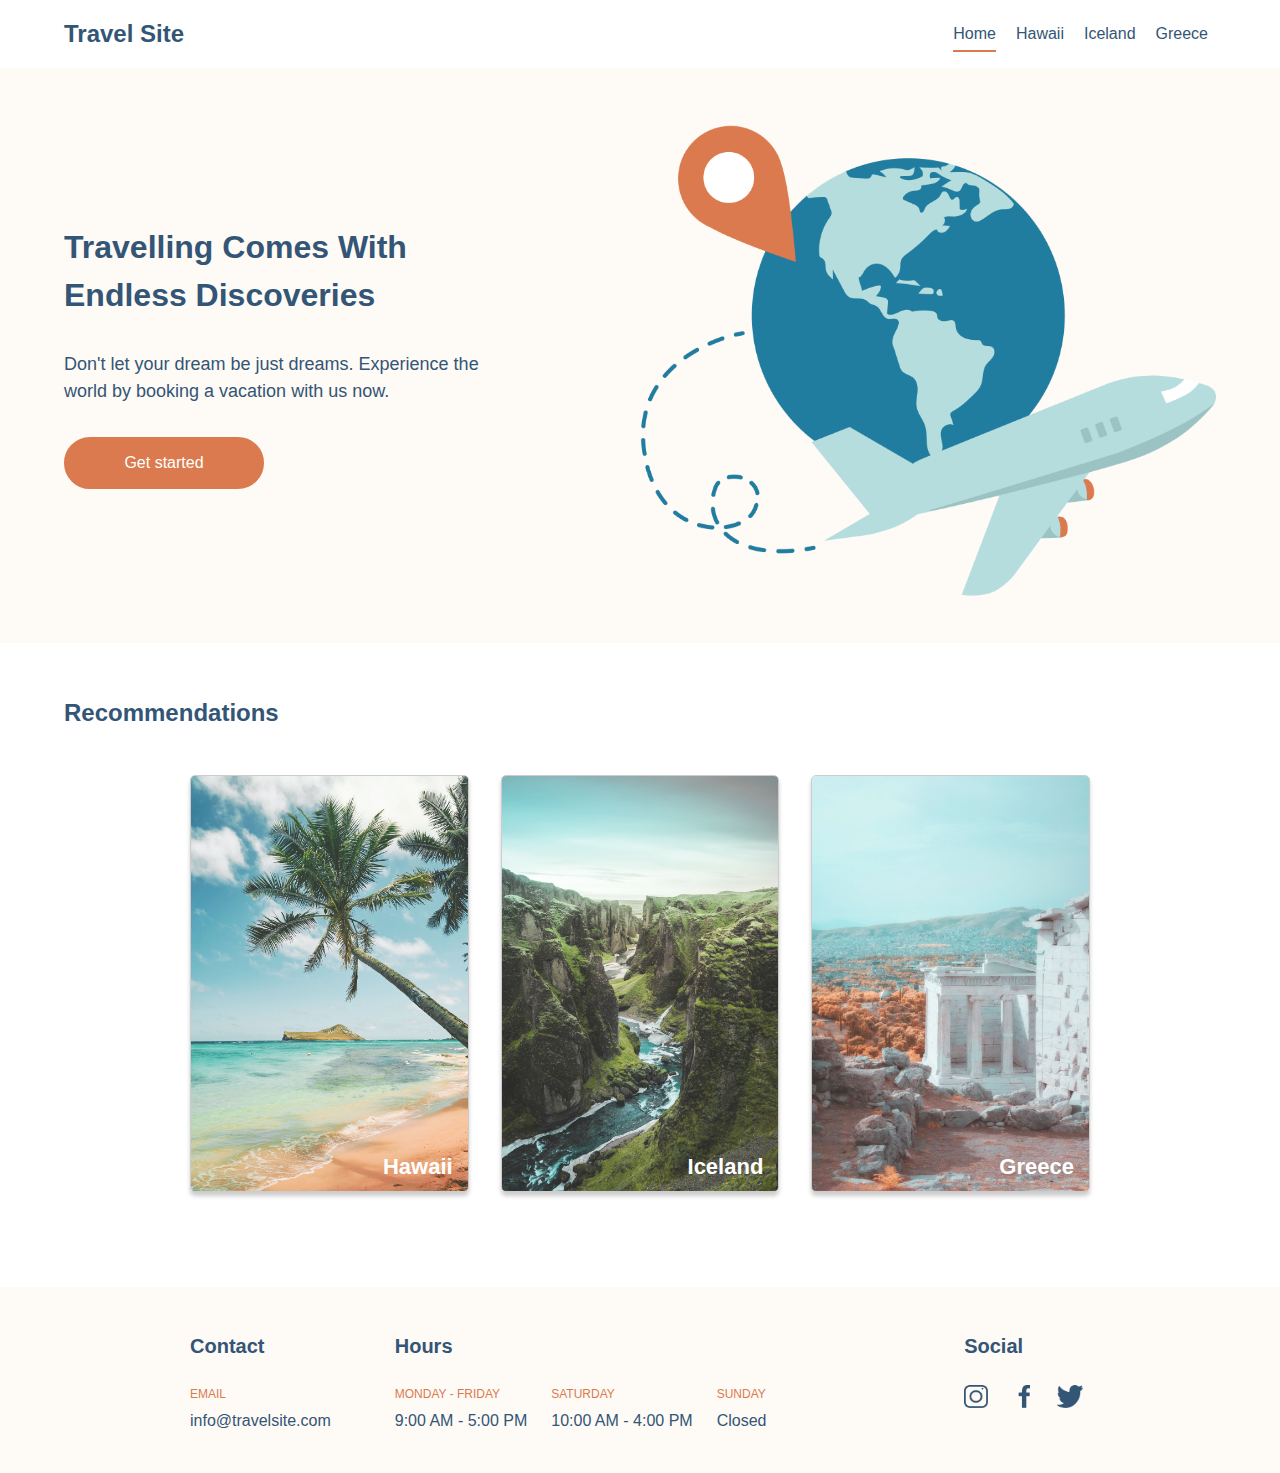
<file: index.html>
<!DOCTYPE html>
<html lang="en">
<head>
    <meta charset="UTF-8">
    <meta http-equiv="X-UA-Compatible" content="IE=edge">
    <meta name="viewport" content="width=device-width, initial-scale=1.0">
    <title>Travel Site | Home Page</title>
    <link rel="stylesheet" href="./styles/styles.css">
</head>
<body>
    <!-- Components Header -->
    <header class="header">
        <div class="header__logo-wrapper">
            <a href="index.html"><h2>Travel Site</h2></a>
        </div>
        <nav class="header__nav">
            <ul>
                <li><a href="index.html" class="header__links">Home</a></li>
                <li><a href="./pages/hawaii.html" class="header__links">Hawaii</a></li>
                <li><a href="./pages/iceland.html" class="header__links">Iceland</a></li>
                <li><a href="./pages/greece.html" class="header__links">Greece</a></li>
            </ul>
        </nav>
    </header>
    
  
    <main class="main">
    <!-- Section Hero -->
    <section class="section--hero">
        <div class="section--hero__content-wrapper">
            <h1>Travelling Comes With Endless Discoveries</h1>
            <p>Don't let your dream be just dreams. Experience the world by booking a vacation with us now.</p>
            <a href="" class="primary-cta">Get started</a>
        </div>
        <figure class="section--hero__figure">
            <img src="./assets/images/hero.png" alt="travel together, plane & earth" class="section--hero__img">
        </figure>
    </section>

    <!-- Section Recommendations -->
    <section class="section--recommendations">
        <h2>Recommendations</h2>
        <div class="section--recommendations-wrapper">
            <a href="./pages/hawaii.html" class="section--recommendations__link">
                <article class="section--recommendations__article">
                    <figure class="section--recommendations__figure">
                        <img class="section--recommendations__img" src="./assets/images/hawaii.jpg" alt="hawaii recommendation">
                    </figure>
                    <h4>Hawaii</h4>
                </article>
            </a>
            <a href="./pages/iceland.html" class="section--recommendations__link">
                <article class="section--recommendations__article">
                    <figure class="section--recommendations__figure">
                        <img class="section--recommendations__img" src="./assets/images/iceland.jpg" alt="iceland recommendation">
                    </figure>
                    <h4>Iceland</h4>
                </article>
            </a>
            <a href="./pages/greece.html" class="section--recommendations__link">
                <article class="section--recommendations__article">
                    <figure class="section--recommendations__figure">
                        <img class="section--recommendations__img" src="./assets/images/greece.jpg" alt="greece recommendation">
                    </figure>
                    <h4>Greece</h4>
                </article>
            </a>
        </div>
    </section>
    </main>

    <!-- Components Footer -->
    <footer class="footer">
        <div class="footer__nav-wrapper">
            <nav class="footer__contact-wrapper">
                <h3>Contact</h3>
                <div class="footer__contact-wrapper">
                    <p class="footer__contact-label">Email</p>
                    <p class="footer__contact-info"><a href="mailto:info@travelsite.com">info@travelsite.com</a></p>
                </div>
            </nav>
            <nav class="footer__hours-wrapper">
                <h3>Hours</h3>
                <div class="footer__hours-wrapper__flex">
                    <div class="footer__contact-wrapper">
                        <p class="footer__contact-label">Monday - Friday</p>
                        <p class="footer__contact-info">9:00 AM - 5:00 PM</p>
                    </div>
                    <div class="footer__contact-wrapper">
                        <p class="footer__contact-label">Saturday</p>
                        <p class="footer__contact-info">10:00 AM - 4:00 PM</p>
                    </div>
                    <div class="footer__contact-wrapper">
                        <p class="footer__contact-label">Sunday</p>
                        <p class="footer__contact-info">Closed</p>
                    </div>
                </div>
            </nav>
            <nav class="footer__social-wrapper">
                <h3>Social</h3>
                <nav>
                    <ul>
                        <li><a href="www.instagram.com"><img src="./assets/icons/icon-instagram.png" alt="instagram"></a></li>
                        <li><a href="www.facebook.com"><img src="./assets/icons/icon-facebook.png" alt="facebook"></a></li>
                        <li><a href="www.twitter.com"><img src="./assets/icons/icon-twitter.png" alt="twitter"></a></li>
                    </ul>
                </nav>
            </nav>
        </div>
    </footer>

        <script src="./scripts/scripts.js"></script>
</body>
</html>
</file>
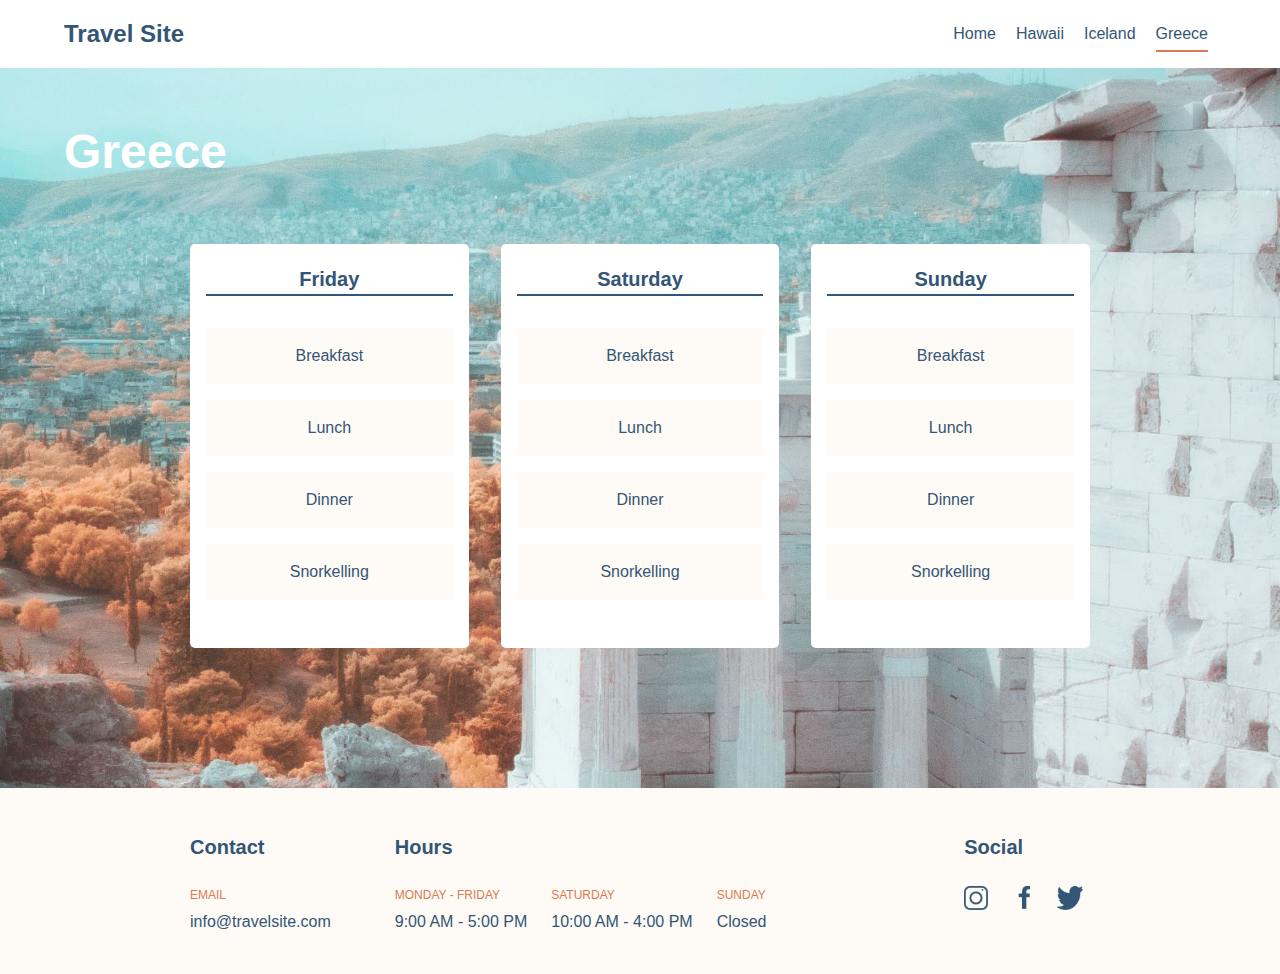
<file: pages/greece.html>
<!DOCTYPE html>
<html lang="en">
<head>
    <meta charset="UTF-8">
    <meta http-equiv="X-UA-Compatible" content="IE=edge">
    <meta name="viewport" content="width=device-width, initial-scale=1.0">
    <title>Travel Site | Greece</title>
    <link rel="stylesheet" href="../styles/styles.css">
</head>
<body>
    <header class="header">
        <div class="header__logo-wrapper">
            <a href="../index.html"><h2>Travel Site</h2></a>
        </div>
        <nav class="header__nav">
            <ul>
                <li><a href="../index.html" class="header__links">Home</a></li>
                <li><a href="./hawaii.html" class="header__links">Hawaii</a></li>
                <li><a href="./iceland.html" class="header__links">Iceland</a></li>
                <li><a href="./greece.html" class="header__links">Greece</a></li>
            </ul>
        </nav>
    </header>

    <main class="main">
        
        <!-- Section Itinerary -->
        <section class="section--itinerary section--itinerary--greece">
            <h1>Greece</h1>
            <div class="section--itinerary__wrapper">
                <article class="section--itinerary__day-plan">
                    <h3>Friday</h3>
                    <ul>
                        <li><a href="#" class="secondary-cta">Breakfast</a></li>
                        <li><a href="#" class="secondary-cta">Lunch</a></li>
                        <li><a href="#" class="secondary-cta">Dinner</a></li>
                        <li><a href="#" class="secondary-cta">Snorkelling</a></li>
                    </ul>
                </article>
                <article class="section--itinerary__day-plan">
                    <h3>Saturday</h3>
                    <ul>
                        <li><a href="#" class="secondary-cta">Breakfast</a></li>
                        <li><a href="#" class="secondary-cta">Lunch</a></li>
                        <li><a href="#" class="secondary-cta">Dinner</a></li>
                        <li><a href="#" class="secondary-cta">Snorkelling</a></li>
                    </ul>
                </article>
                <article class="section--itinerary__day-plan">
                    <h3>Sunday</h3>
                    <ul>
                        <li><a href="#" class="secondary-cta">Breakfast</a></li>
                        <li><a href="#" class="secondary-cta">Lunch</a></li>
                        <li><a href="#" class="secondary-cta">Dinner</a></li>
                        <li><a href="#" class="secondary-cta">Snorkelling</a></li>
                    </ul>
                </article>
            </div>
        </section>
    </main>

    <!-- Components Footer -->
    <footer class="footer">
        <div class="footer__nav-wrapper">
            <nav class="footer__contact-wrapper">
                <h3>Contact</h3>
                <div class="footer__contact-wrapper">
                    <p class="footer__contact-label">Email</p>
                    <p class="footer__contact-info"><a href="mailto:info@travelsite.com">info@travelsite.com</a></p>
                </div>
            </nav>
            <nav class="footer__hours-wrapper">
                <h3>Hours</h3>
                <div class="footer__hours-wrapper__flex">
                    <div class="footer__contact-wrapper">
                        <p class="footer__contact-label">Monday - Friday</p>
                        <p class="footer__contact-info">9:00 AM - 5:00 PM</p>
                    </div>
                    <div class="footer__contact-wrapper">
                        <p class="footer__contact-label">Saturday</p>
                        <p class="footer__contact-info">10:00 AM - 4:00 PM</p>
                    </div>
                    <div class="footer__contact-wrapper">
                        <p class="footer__contact-label">Sunday</p>
                        <p class="footer__contact-info">Closed</p>
                    </div>
                </div>
            </nav>
            <nav class="footer__social-wrapper">
                <h3>Social</h3>
                <nav>
                    <ul>
                        <li><a href="www.instagram.com"><img src="../assets/icons/icon-instagram.png" alt="instagram"></a></li>
                        <li><a href="www.facebook.com"><img src="../assets/icons/icon-facebook.png" alt="facebook"></a></li>
                        <li><a href="www.twitter.com"><img src="../assets/icons/icon-twitter.png" alt="twitter"></a></li>
                    </ul>
                </nav>
            </nav>
        </div>
    </footer>
    <script src="../scripts/scripts.js"></script>
</body>
</html>
</file>
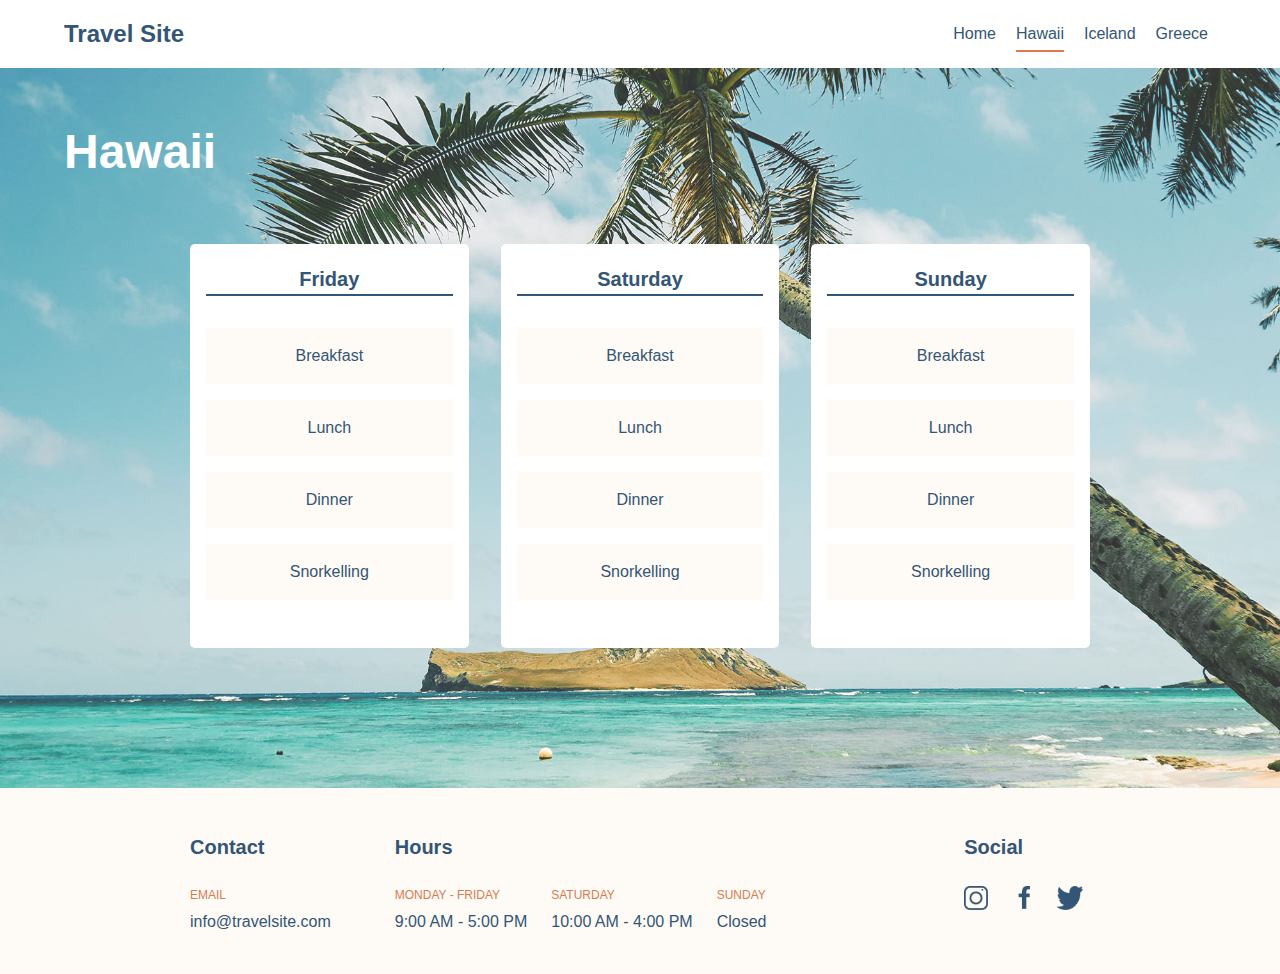
<file: pages/hawaii.html>
<!DOCTYPE html>
<html lang="en">
<head>
    <meta charset="UTF-8">
    <meta http-equiv="X-UA-Compatible" content="IE=edge">
    <meta name="viewport" content="width=device-width, initial-scale=1.0">
    <title>Travel Site | Hawaii</title>
    <link rel="stylesheet" href="../styles/styles.css">
</head>
<body>
    <header class="header">
        <div class="header__logo-wrapper">
            <a href="../index.html"><h2>Travel Site</h2></a>
        </div>
        <nav class="header__nav">
            <ul>
                <li><a href="../index.html" class="header__links">Home</a></li>
                <li><a href="./hawaii.html" class="header__links">Hawaii</a></li>
                <li><a href="./iceland.html" class="header__links">Iceland</a></li>
                <li><a href="./greece.html" class="header__links">Greece</a></li>
            </ul>
        </nav>
    </header>

    <main class="main">
        
        <!-- Section Itinerary -->
        <section class="section--itinerary section--itinerary--hawaii">
            <h1>Hawaii</h1>
            <div class="section--itinerary__wrapper">
                <article class="section--itinerary__day-plan">
                    <h3>Friday</h3>
                    <ul>
                        <li><a href="#" class="secondary-cta">Breakfast</a></li>
                        <li><a href="#" class="secondary-cta">Lunch</a></li>
                        <li><a href="#" class="secondary-cta">Dinner</a></li>
                        <li><a href="#" class="secondary-cta">Snorkelling</a></li>
                    </ul>
                </article>
                <article class="section--itinerary__day-plan">
                    <h3>Saturday</h3>
                    <ul>
                        <li><a href="#" class="secondary-cta">Breakfast</a></li>
                        <li><a href="#" class="secondary-cta">Lunch</a></li>
                        <li><a href="#" class="secondary-cta">Dinner</a></li>
                        <li><a href="#" class="secondary-cta">Snorkelling</a></li>
                    </ul>
                </article>
                <article class="section--itinerary__day-plan">
                    <h3>Sunday</h3>
                    <ul>
                        <li><a href="#" class="secondary-cta">Breakfast</a></li>
                        <li><a href="#" class="secondary-cta">Lunch</a></li>
                        <li><a href="#" class="secondary-cta">Dinner</a></li>
                        <li><a href="#" class="secondary-cta">Snorkelling</a></li>
                    </ul>
                </article>
            </div>
        </section>
    </main>

    <!-- Components Footer -->
    <footer class="footer">
        <div class="footer__nav-wrapper">
            <nav class="footer__contact-wrapper">
                <h3>Contact</h3>
                <div class="footer__contact-wrapper">
                    <p class="footer__contact-label">Email</p>
                    <p class="footer__contact-info"><a href="mailto:info@travelsite.com">info@travelsite.com</a></p>
                </div>
            </nav>
            <nav class="footer__hours-wrapper">
                <h3>Hours</h3>
                <div class="footer__hours-wrapper__flex">
                    <div class="footer__contact-wrapper">
                        <p class="footer__contact-label">Monday - Friday</p>
                        <p class="footer__contact-info">9:00 AM - 5:00 PM</p>
                    </div>
                    <div class="footer__contact-wrapper">
                        <p class="footer__contact-label">Saturday</p>
                        <p class="footer__contact-info">10:00 AM - 4:00 PM</p>
                    </div>
                    <div class="footer__contact-wrapper">
                        <p class="footer__contact-label">Sunday</p>
                        <p class="footer__contact-info">Closed</p>
                    </div>
                </div>
            </nav>
            <nav class="footer__social-wrapper">
                <h3>Social</h3>
                <nav>
                    <ul>
                        <li><a href="www.instagram.com"><img src="../assets/icons/icon-instagram.png" alt="instagram"></a></li>
                        <li><a href="www.facebook.com"><img src="../assets/icons/icon-facebook.png" alt="facebook"></a></li>
                        <li><a href="www.twitter.com"><img src="../assets/icons/icon-twitter.png" alt="twitter"></a></li>
                    </ul>
                </nav>
            </nav>
        </div>
    </footer>
    <script src="../scripts/scripts.js"></script>
</body>
</html>
</file>
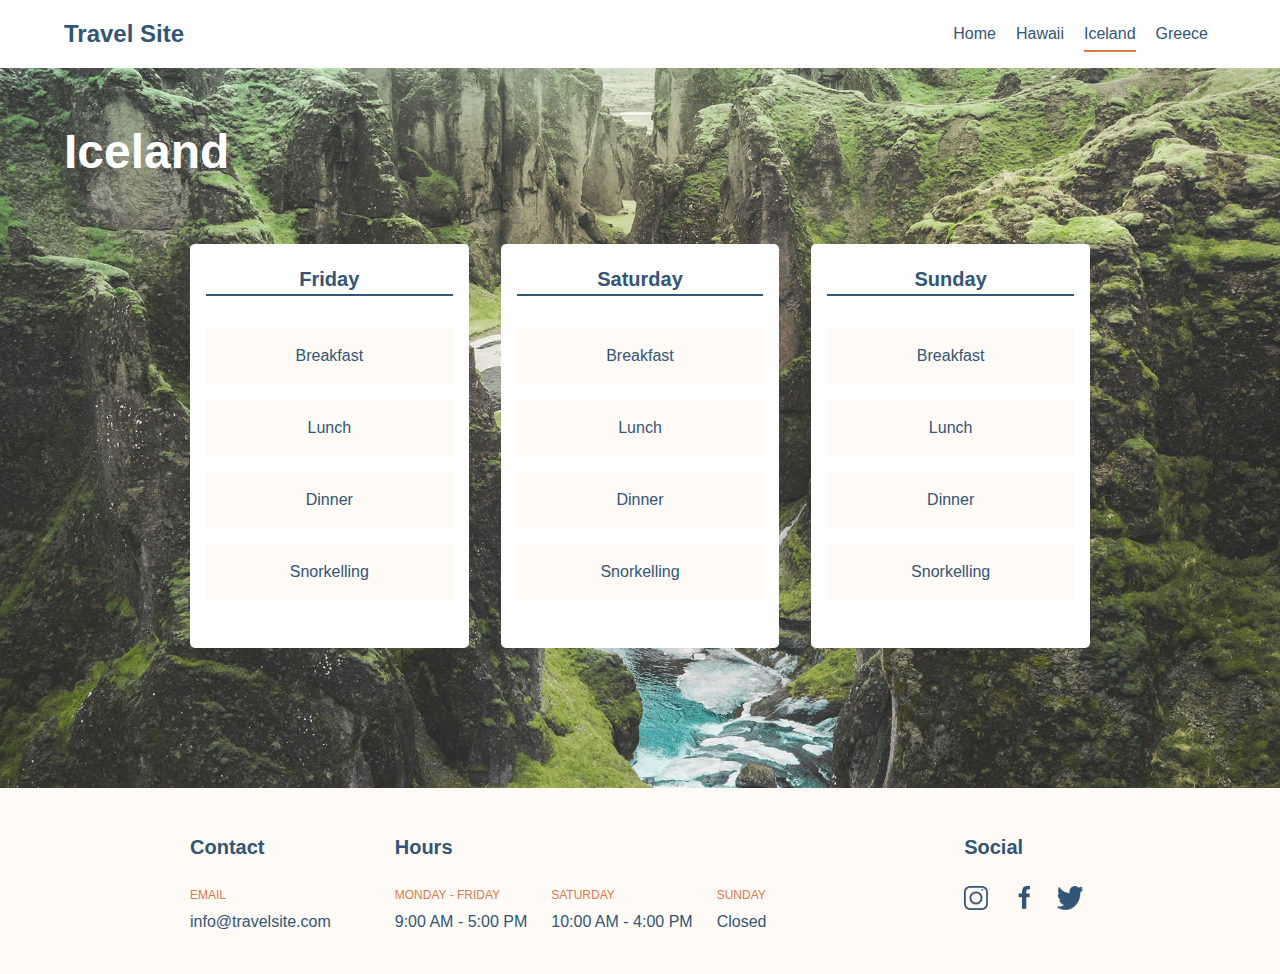
<file: pages/iceland.html>
<!DOCTYPE html>
<html lang="en">
<head>
    <meta charset="UTF-8">
    <meta http-equiv="X-UA-Compatible" content="IE=edge">
    <meta name="viewport" content="width=device-width, initial-scale=1.0">
    <title>Travel Site | Iceland</title>
    <link rel="stylesheet" href="../styles/styles.css">
</head>
<body>
    <header class="header">
        <div class="header__logo-wrapper">
            <a href="../index.html"><h2>Travel Site</h2></a>
        </div>
        <nav class="header__nav">
            <ul>
                <li><a href="../index.html" class="header__links">Home</a></li>
                <li><a href="./hawaii.html" class="header__links">Hawaii</a></li>
                <li><a href="./iceland.html" class="header__links">Iceland</a></li>
                <li><a href="./greece.html" class="header__links">Greece</a></li>
            </ul>
        </nav>
    </header>

    <main class="main">
        
        <!-- Section Itinerary -->
        <section class="section--itinerary section--itinerary--iceland">
            <h1>Iceland</h1>
            <div class="section--itinerary__wrapper">
                <article class="section--itinerary__day-plan">
                    <h3>Friday</h3>
                    <ul>
                        <li><a href="#" class="secondary-cta">Breakfast</a></li>
                        <li><a href="#" class="secondary-cta">Lunch</a></li>
                        <li><a href="#" class="secondary-cta">Dinner</a></li>
                        <li><a href="#" class="secondary-cta">Snorkelling</a></li>
                    </ul>
                </article>
                <article class="section--itinerary__day-plan">
                    <h3>Saturday</h3>
                    <ul>
                        <li><a href="#" class="secondary-cta">Breakfast</a></li>
                        <li><a href="#" class="secondary-cta">Lunch</a></li>
                        <li><a href="#" class="secondary-cta">Dinner</a></li>
                        <li><a href="#" class="secondary-cta">Snorkelling</a></li>
                    </ul>
                </article>
                <article class="section--itinerary__day-plan">
                    <h3>Sunday</h3>
                    <ul>
                        <li><a href="#" class="secondary-cta">Breakfast</a></li>
                        <li><a href="#" class="secondary-cta">Lunch</a></li>
                        <li><a href="#" class="secondary-cta">Dinner</a></li>
                        <li><a href="#" class="secondary-cta">Snorkelling</a></li>
                    </ul>
                </article>
            </div>
        </section>
    </main>

    <!-- Components Footer -->
    <footer class="footer">
        <div class="footer__nav-wrapper">
            <nav class="footer__contact-wrapper">
                <h3>Contact</h3>
                <div class="footer__contact-wrapper">
                    <p class="footer__contact-label">Email</p>
                    <p class="footer__contact-info"><a href="mailto:info@travelsite.com">info@travelsite.com</a></p>
                </div>
            </nav>
            <nav class="footer__hours-wrapper">
                <h3>Hours</h3>
                <div class="footer__hours-wrapper__flex">
                    <div class="footer__contact-wrapper">
                        <p class="footer__contact-label">Monday - Friday</p>
                        <p class="footer__contact-info">9:00 AM - 5:00 PM</p>
                    </div>
                    <div class="footer__contact-wrapper">
                        <p class="footer__contact-label">Saturday</p>
                        <p class="footer__contact-info">10:00 AM - 4:00 PM</p>
                    </div>
                    <div class="footer__contact-wrapper">
                        <p class="footer__contact-label">Sunday</p>
                        <p class="footer__contact-info">Closed</p>
                    </div>
                </div>
            </nav>
            <nav class="footer__social-wrapper">
                <h3>Social</h3>
                <nav>
                    <ul>
                        <li><a href="www.instagram.com"><img src="../assets/icons/icon-instagram.png" alt="instagram"></a></li>
                        <li><a href="www.facebook.com"><img src="../assets/icons/icon-facebook.png" alt="facebook"></a></li>
                        <li><a href="www.twitter.com"><img src="../assets/icons/icon-twitter.png" alt="twitter"></a></li>
                    </ul>
                </nav>
            </nav>
        </div>
    </footer>
    <script src="../scripts/scripts.js"></script>
</body>
</html>
</file>
<file: styles/styles.css>
/*! normalize.css v8.0.1 | MIT License | github.com/necolas/normalize.css */
/* Document
   ========================================================================== */
/**
 * 1. Correct the line height in all browsers.
 * 2. Prevent adjustments of font size after orientation changes in iOS.
 */
html {
  line-height: 1.15; /* 1 */
  -webkit-text-size-adjust: 100%; /* 2 */
}

/* Sections
   ========================================================================== */
/**
 * Remove the margin in all browsers.
 */
body {
  margin: 0;
}

/**
 * Render the `main` element consistently in IE.
 */
main {
  display: block;
}

/**
 * Correct the font size and margin on `h1` elements within `section` and
 * `article` contexts in Chrome, Firefox, and Safari.
 */
h1 {
  font-size: 2em;
  margin: 0.67em 0;
}

/* Grouping content
   ========================================================================== */
/**
 * 1. Add the correct box sizing in Firefox.
 * 2. Show the overflow in Edge and IE.
 */
hr {
  box-sizing: content-box; /* 1 */
  height: 0; /* 1 */
  overflow: visible; /* 2 */
}

/**
 * 1. Correct the inheritance and scaling of font size in all browsers.
 * 2. Correct the odd `em` font sizing in all browsers.
 */
pre {
  font-family: monospace, monospace; /* 1 */
  font-size: 1em; /* 2 */
}

/* Text-level semantics
   ========================================================================== */
/**
 * Remove the gray background on active links in IE 10.
 */
a {
  background-color: transparent;
}

/**
 * 1. Remove the bottom border in Chrome 57-
 * 2. Add the correct text decoration in Chrome, Edge, IE, Opera, and Safari.
 */
abbr[title] {
  border-bottom: none; /* 1 */
  text-decoration: underline; /* 2 */
  -webkit-text-decoration: underline dotted;
          text-decoration: underline dotted; /* 2 */
}

/**
 * Add the correct font weight in Chrome, Edge, and Safari.
 */
b,
strong {
  font-weight: bolder;
}

/**
 * 1. Correct the inheritance and scaling of font size in all browsers.
 * 2. Correct the odd `em` font sizing in all browsers.
 */
code,
kbd,
samp {
  font-family: monospace, monospace; /* 1 */
  font-size: 1em; /* 2 */
}

/**
 * Add the correct font size in all browsers.
 */
small {
  font-size: 80%;
}

/**
 * Prevent `sub` and `sup` elements from affecting the line height in
 * all browsers.
 */
sub,
sup {
  font-size: 75%;
  line-height: 0;
  position: relative;
  vertical-align: baseline;
}

sub {
  bottom: -0.25em;
}

sup {
  top: -0.5em;
}

/* Embedded content
   ========================================================================== */
/**
 * Remove the border on images inside links in IE 10.
 */
img {
  border-style: none;
}

/* Forms
   ========================================================================== */
/**
 * 1. Change the font styles in all browsers.
 * 2. Remove the margin in Firefox and Safari.
 */
button,
input,
optgroup,
select,
textarea {
  font-family: inherit; /* 1 */
  font-size: 100%; /* 1 */
  line-height: 1.15; /* 1 */
  margin: 0; /* 2 */
}

/**
 * Show the overflow in IE.
 * 1. Show the overflow in Edge.
 */
button,
input { /* 1 */
  overflow: visible;
}

/**
 * Remove the inheritance of text transform in Edge, Firefox, and IE.
 * 1. Remove the inheritance of text transform in Firefox.
 */
button,
select { /* 1 */
  text-transform: none;
}

/**
 * Correct the inability to style clickable types in iOS and Safari.
 */
button,
[type=button],
[type=reset],
[type=submit] {
  -webkit-appearance: button;
}

/**
 * Remove the inner border and padding in Firefox.
 */
button::-moz-focus-inner,
[type=button]::-moz-focus-inner,
[type=reset]::-moz-focus-inner,
[type=submit]::-moz-focus-inner {
  border-style: none;
  padding: 0;
}

/**
 * Restore the focus styles unset by the previous rule.
 */
button:-moz-focusring,
[type=button]:-moz-focusring,
[type=reset]:-moz-focusring,
[type=submit]:-moz-focusring {
  outline: 1px dotted ButtonText;
}

/**
 * Correct the padding in Firefox.
 */
fieldset {
  padding: 0.35em 0.75em 0.625em;
}

/**
 * 1. Correct the text wrapping in Edge and IE.
 * 2. Correct the color inheritance from `fieldset` elements in IE.
 * 3. Remove the padding so developers are not caught out when they zero out
 *    `fieldset` elements in all browsers.
 */
legend {
  box-sizing: border-box; /* 1 */
  color: inherit; /* 2 */
  display: table; /* 1 */
  max-width: 100%; /* 1 */
  padding: 0; /* 3 */
  white-space: normal; /* 1 */
}

/**
 * Add the correct vertical alignment in Chrome, Firefox, and Opera.
 */
progress {
  vertical-align: baseline;
}

/**
 * Remove the default vertical scrollbar in IE 10+.
 */
textarea {
  overflow: auto;
}

/**
 * 1. Add the correct box sizing in IE 10.
 * 2. Remove the padding in IE 10.
 */
[type=checkbox],
[type=radio] {
  box-sizing: border-box; /* 1 */
  padding: 0; /* 2 */
}

/**
 * Correct the cursor style of increment and decrement buttons in Chrome.
 */
[type=number]::-webkit-inner-spin-button,
[type=number]::-webkit-outer-spin-button {
  height: auto;
}

/**
 * 1. Correct the odd appearance in Chrome and Safari.
 * 2. Correct the outline style in Safari.
 */
[type=search] {
  -webkit-appearance: textfield; /* 1 */
  outline-offset: -2px; /* 2 */
}

/**
 * Remove the inner padding in Chrome and Safari on macOS.
 */
[type=search]::-webkit-search-decoration {
  -webkit-appearance: none;
}

/**
 * 1. Correct the inability to style clickable types in iOS and Safari.
 * 2. Change font properties to `inherit` in Safari.
 */
::-webkit-file-upload-button {
  -webkit-appearance: button; /* 1 */
  font: inherit; /* 2 */
}

/* Interactive
   ========================================================================== */
/*
 * Add the correct display in Edge, IE 10+, and Firefox.
 */
details {
  display: block;
}

/*
 * Add the correct display in all browsers.
 */
summary {
  display: list-item;
}

/* Misc
   ========================================================================== */
/**
 * Add the correct display in IE 10+.
 */
template {
  display: none;
}

/**
 * Add the correct display in IE 10.
 */
[hidden] {
  display: none;
}

/* Box Sizing Reset */
html {
  box-sizing: border-box;
}

*, *:before, *:after {
  box-sizing: inherit;
}

/* Responsive Media Elements */
embed,
iframe,
object {
  max-width: 100%;
}

img,
video {
  max-width: 100%;
  height: auto;
}

/* Text meant only for screen readers. */
.screen-reader-text {
  border: 0;
  clip: rect(1px, 1px, 1px, 1px);
  -webkit-clip-path: inset(50%);
          clip-path: inset(50%);
  height: 1px;
  margin: -1px;
  overflow: hidden;
  padding: 0;
  position: absolute !important;
  width: 1px;
  word-wrap: normal !important;
}

.screen-reader-text:focus {
  background-color: #f1f1f1;
  border-radius: 3px;
  box-shadow: 0 0 2px 2px rgba(0, 0, 0, 0.6);
  clip: auto !important;
  -webkit-clip-path: none;
          clip-path: none;
  color: #21759b;
  display: block;
  font-size: 0.875rem;
  font-weight: 700;
  height: auto;
  left: 5px;
  line-height: normal;
  padding: 15px 23px 14px;
  text-decoration: none;
  top: 5px;
  width: auto;
  z-index: 100000;
}

h1, h2, h3, h4, p, a {
  font-family: Verdana, Geneva, Tahoma, sans-serif;
  color: #335576;
  line-height: 1.5;
}

h3 {
  font-size: 1.25rem;
}

h4 {
  font-size: 1.375rem;
}

p {
  font-size: 1.125rem;
}

a {
  text-decoration: none;
}

section {
  padding: 1rem 4rem;
}

.primary-cta {
  background-color: #DB7A4E;
  color: #fff;
  border-radius: 4rem;
  display: block;
  width: 12.5rem;
  padding: 0.75rem 2rem;
  text-align: center;
  border: 2px solid #DB7A4E;
  transition: all 400ms ease;
}
.primary-cta:hover {
  transform: translateX(0.75rem);
  background-color: #a9603f;
  background-color: #fff;
  color: #335576;
}

.section--hero {
  background-color: #FEFAF5;
  min-width: 100%;
  max-width: 100%;
  background-position: center;
  background-size: cover;
  min-height: 35.9375rem;
  display: grid;
  grid-template-columns: 50% 50%;
  justify-items: flex-start;
}
.section--hero__content-wrapper {
  display: flex;
  flex-direction: column;
  justify-content: center;
  max-width: 75%;
}
.section--hero__content-wrapper h1 {
  margin: 0;
}
.section--hero__content-wrapper p {
  margin: 2rem 0rem;
}
.section--hero__figure {
  width: 100%;
  display: flex;
  flex-direction: column;
  justify-content: center;
  align-content: flex-end;
  align-items: flex-end;
  margin: 0px;
}

.section--recommendations {
  margin-top: 1rem;
  margin-bottom: 3rem;
}
.section--recommendations .section--recommendations-wrapper {
  max-width: 56.25rem;
  margin: 0 auto;
  display: grid;
  grid-template-columns: repeat(3, 1fr);
  gap: 2rem;
  padding-top: 1.5rem;
  padding-bottom: 1.5rem;
}
.section--recommendations__link {
  transition: all 400ms ease;
}
.section--recommendations__link:hover {
  transform: translateY(-10px);
  scale: 1.05;
}
.section--recommendations__article {
  position: relative;
}
.section--recommendations__article h4 {
  position: absolute;
  bottom: 1rem;
  right: 1rem;
  margin: 0px;
  color: #fff;
}
.section--recommendations__figure {
  margin: 0px;
}
.section--recommendations__img {
  border-radius: 5px;
  border: 1px solid rgba(0, 0, 0, 0.2);
  box-shadow: 0px 4px 4px rgba(0, 0, 0, 0.2);
}

.section--itinerary {
  background-image: url("../assets/images/hawaii.jpg");
  min-width: 100%;
  max-width: 100%;
  background-position: center;
  background-size: cover;
  height: 80vh;
}
.section--itinerary--greece {
  background-image: url("../assets/images/greece.jpg");
}
.section--itinerary--iceland {
  background-image: url("../assets/images/iceland.jpg");
}
.section--itinerary h1 {
  font-size: 3rem;
  margin-bottom: 0.25rem;
  color: #fff;
}
.section--itinerary__wrapper {
  max-width: 56.25rem;
  margin: 0 auto;
  margin: 2rem auto 4rem;
  display: grid;
  grid-template-columns: repeat(3, 1fr);
  gap: 2rem;
  padding-top: 1.5rem;
  padding-bottom: 1.5rem;
  text-align: center;
}

.section--itinerary__day-plan {
  position: relative;
  border-radius: 5px;
  background-color: #fff;
  padding: 0rem 1rem 2rem;
}
.section--itinerary__day-plan h3 {
  border-bottom: 2px solid #335576;
}
.section--itinerary__day-plan ul {
  list-style-type: none;
  -webkit-padding-start: 0px;
          padding-inline-start: 0px;
  margin-top: 2rem;
}
.section--itinerary__day-plan li {
  margin-bottom: 1rem;
  width: 100%;
}
.section--itinerary__day-plan a {
  width: 100%;
  display: block;
  transition: all 400ms ease;
  background-color: #FEFAF5;
  border-radius: 4px;
  padding: 1rem;
}
.section--itinerary__day-plan a:hover {
  background-color: #335576;
  color: #fff;
}

.footer {
  background-color: #FEFAF5;
}
.footer .footer__nav-wrapper {
  max-width: 56.25rem;
  margin: 0 auto;
  display: grid;
  grid-template-columns: repeat(5, 1fr);
  gap: 4rem;
  padding-top: 1.5rem;
  padding-bottom: 1.5rem;
}
.footer .footer__nav-wrapper h3 {
  margin-bottom: 1.5rem;
}
.footer a {
  transition: all 400ms ease;
}
.footer a:hover {
  color: #DB7A4E;
}
.footer__hours-wrapper {
  grid-column: span 3;
}
.footer__hours-wrapper__flex {
  display: flex;
  gap: 1.5rem;
}
.footer__social-wrapper ul {
  display: flex;
  gap: 1.5rem;
  -webkit-padding-start: 0px;
          padding-inline-start: 0px;
  list-style-type: none;
}
.footer__social-wrapper img {
  max-width: 80%;
  transition: all 400ms ease;
}
.footer__social-wrapper img:hover {
  transform: translateY(-0.5rem);
  scale: 1.05;
}
.footer .footer__contact-label {
  font-size: 0.75rem;
  color: #DB7A4E;
  text-transform: uppercase;
  margin-bottom: 0rem;
  margin-top: 0rem;
}
.footer .footer__contact-info {
  font-size: 1rem;
  margin-top: 0.375rem;
}

.header {
  display: flex;
  justify-content: space-between;
  padding: 1rem 4rem;
}
.header .header__nav {
  display: flex;
  justify-content: center;
  align-items: center;
}
.header .header__nav ul {
  -webkit-padding-start: 0px;
          padding-inline-start: 0px;
  list-style-type: none;
  margin: 0px;
}
.header .header__nav li {
  display: inline-block;
  padding: 0rem 0.5rem;
}
.header .header__nav a {
  padding-bottom: 0.5rem;
  font-weight: 500;
}
.header .header__nav a:hover {
  border-bottom: 2px solid #DB7A4E;
}
.header .header__logo-wrapper {
  display: flex;
  justify-content: center;
  align-items: center;
}
.header .header__logo-wrapper a {
  transform: all 400ms ease;
}
.header .header__logo-wrapper a:hover h2 {
  color: #DB7A4E;
}
.header .header__logo-wrapper h2 {
  margin: 0px;
}

.current {
  border-bottom: 2px solid #DB7A4E;
}/*# sourceMappingURL=styles.css.map */
</file>
